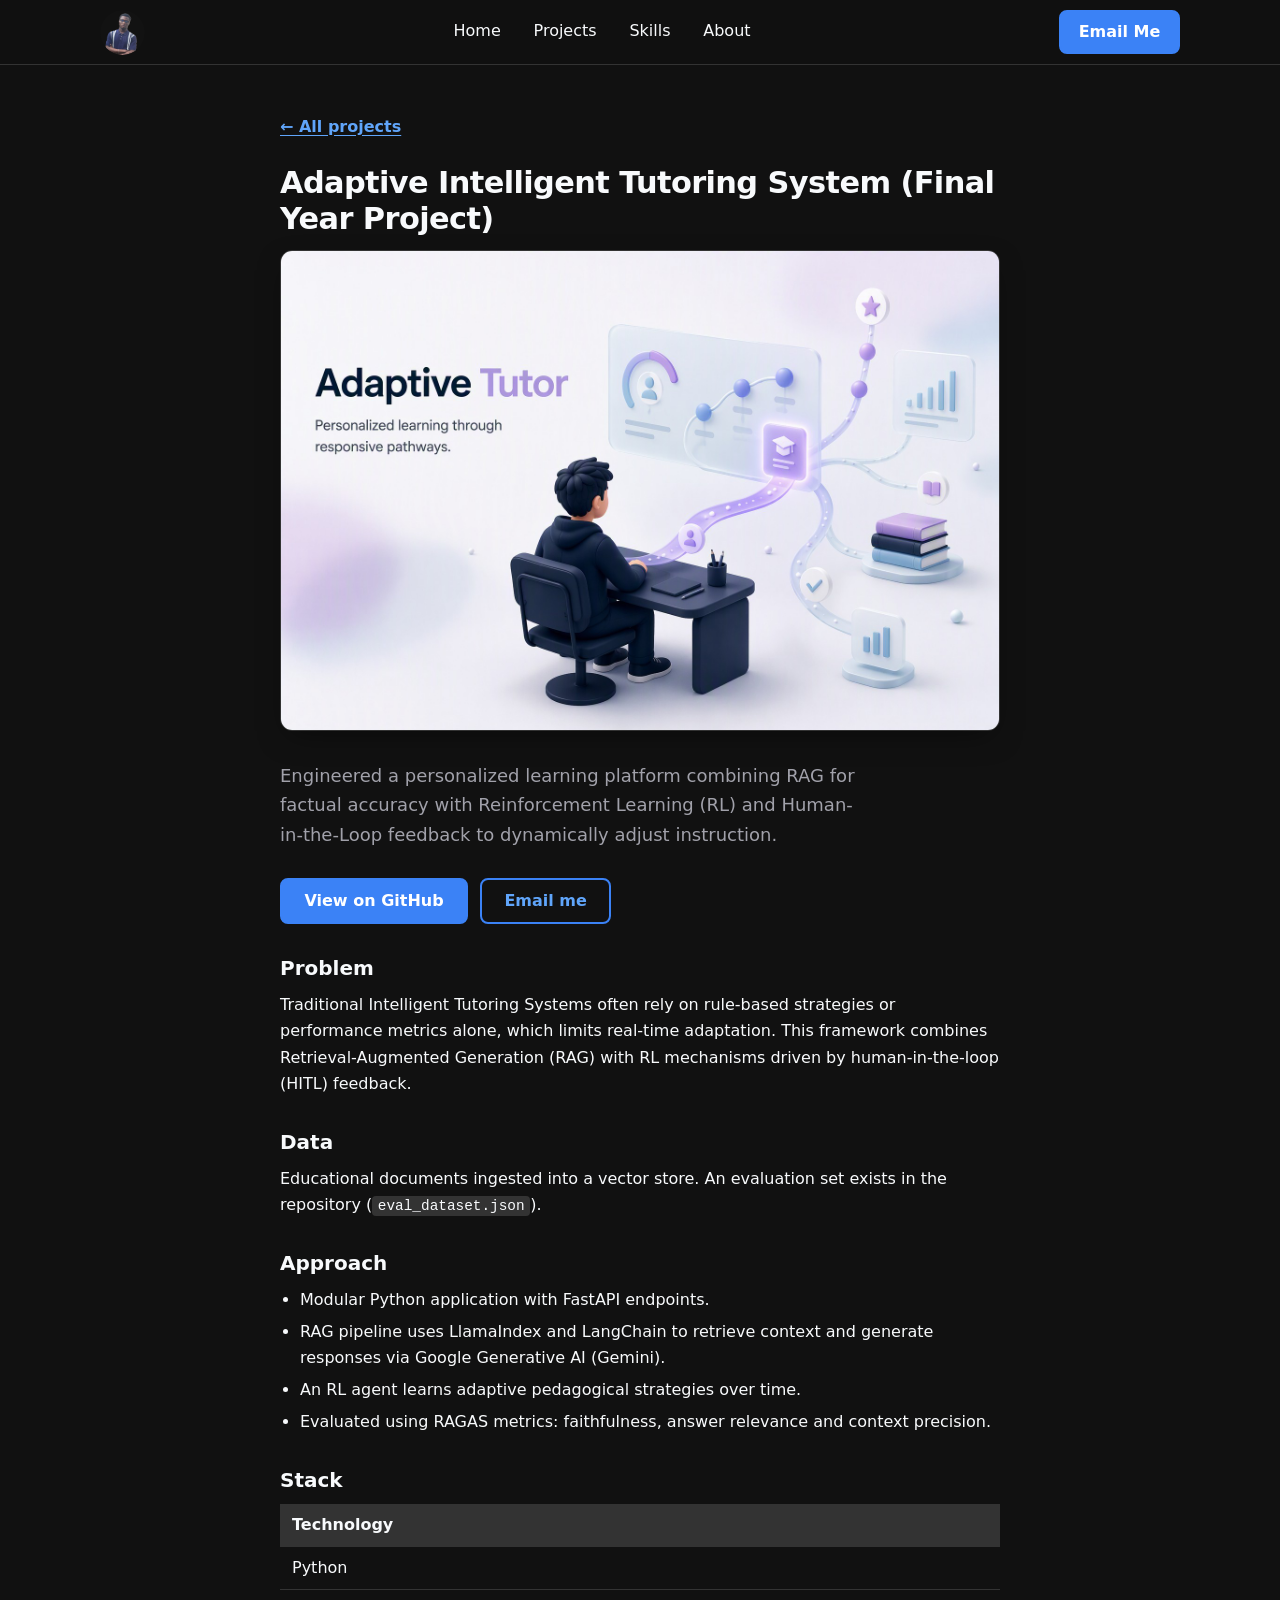
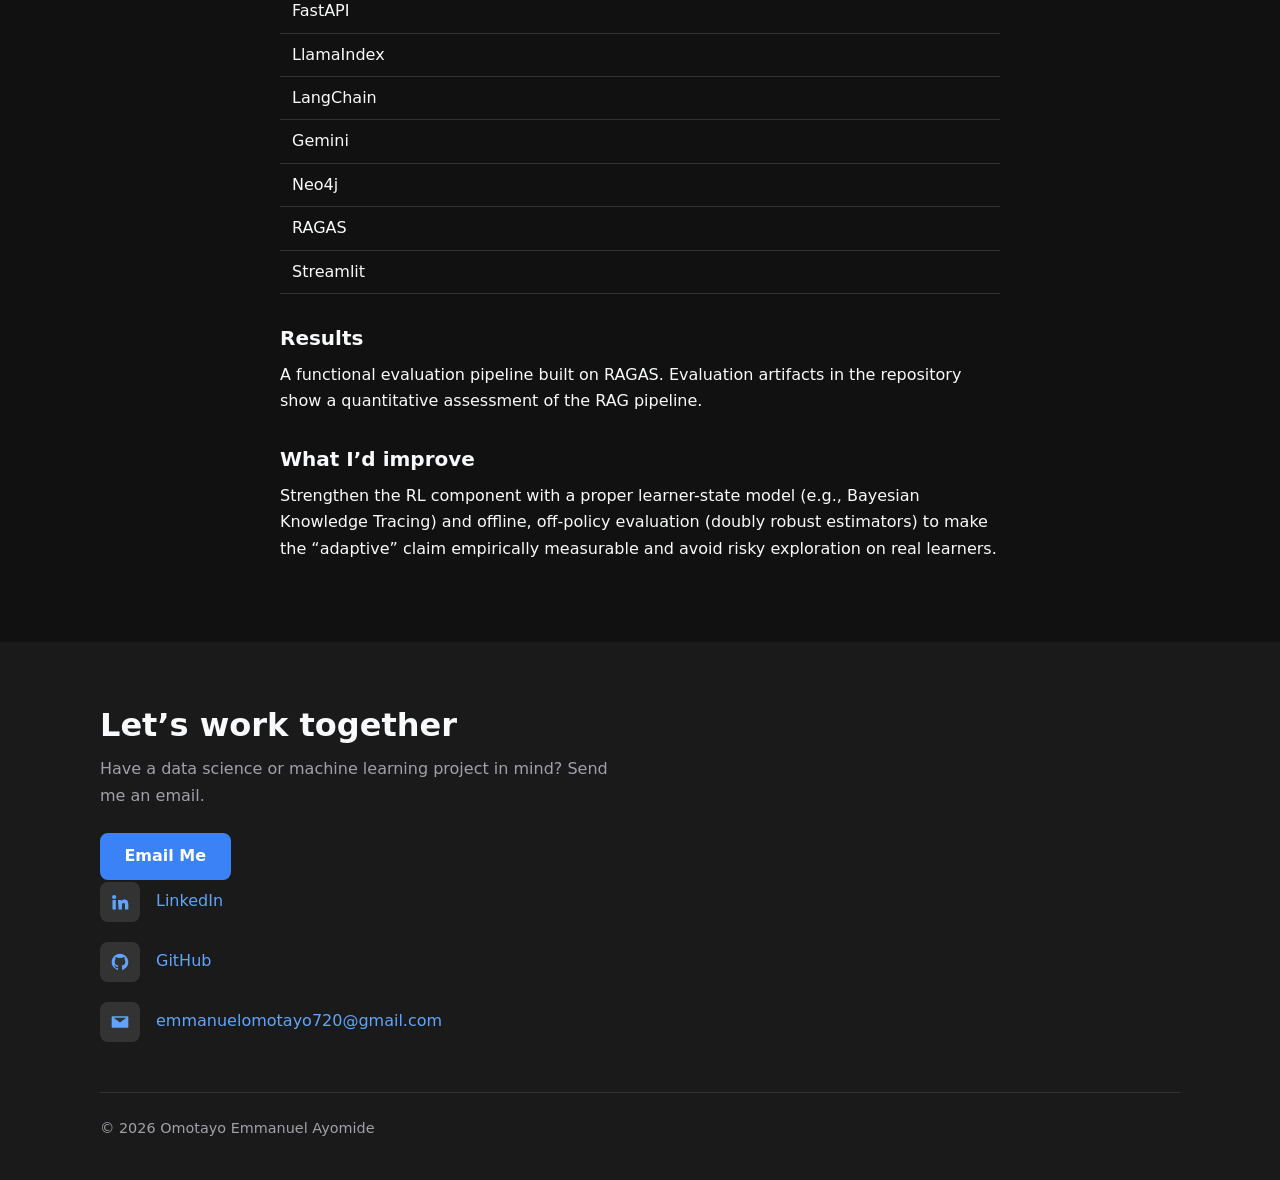
<file: projects/adaptive-tutor.html>
<!DOCTYPE html>
<html lang="en">
<head>
<meta charset="utf-8">
<meta name="viewport" content="width=device-width, initial-scale=1">
<title>Adaptive Intelligent Tutoring System (Final Year Project) | Omotayo Emmanuel Ayomide</title>
<meta name="description" content="Engineered a personalized learning platform combining RAG for factual accuracy with Reinforcement Learning (RL) and Human-in-the-Loop feedback to dynamically adjust instruction.">
<link rel="stylesheet" href="../style.css">
</head>
<body>
<a class="skip" href="#main">Skip to content</a>
<header class="nav">
<div class="wrap nav-in">
<a class="brand" href="../index.html#home" aria-label="Omotayo Emmanuel Ayomide, home"><img src="../assets/headshot.jpeg" alt="" width="44" height="44"></a>
<nav id="menu" aria-label="Primary"><ul><li><a href="../index.html#home">Home</a></li><li><a href="../index.html#projects">Projects</a></li><li><a href="../index.html#skills">Skills</a></li><li><a href="../index.html#about">About</a></li></ul></nav>
<a class="btn btn-primary nav-cta" href="mailto:emmanuelomotayo720@gmail.com">Email Me</a>
<button class="menu-btn" type="button" aria-expanded="false" aria-controls="menu">Menu</button>
</div>
</header>
<main id="main" class="case">
<div class="wrap">
<p><a class="back" href="../index.html#projects">← All projects</a></p>
<h1>Adaptive Intelligent Tutoring System (Final Year Project)</h1>
<img src="../assets/project-adaptive-tutor.jpg" alt="Preview of the Brain Tumour Classification project" class="case-study-hero-img" width="800" height="450" loading="eager">
<p class="lead">Engineered a personalized learning platform combining RAG for factual accuracy with Reinforcement Learning (RL) and Human-in-the-Loop feedback to dynamically adjust instruction.</p>
<div class="actions"><a class="btn btn-primary" href="https://github.com/Omotayo-Emmanuel/adaptive-tutor-fyp" rel="noopener">View on GitHub</a><a class="btn btn-secondary" href="mailto:emmanuelomotayo720@gmail.com">Email me</a></div>

<h2>Problem</h2>
<p>Traditional Intelligent Tutoring Systems often rely on rule-based strategies or performance metrics alone, which limits real-time adaptation. This framework combines Retrieval-Augmented Generation (RAG) with RL mechanisms driven by human-in-the-loop (HITL) feedback.</p>
<h2>Data</h2><p>Educational documents ingested into a vector store. An evaluation set exists in the repository (<code>eval_dataset.json</code>).</p>
<h2>Approach</h2>
<ul><li>Modular Python application with FastAPI endpoints.</li><li>RAG pipeline uses LlamaIndex and LangChain to retrieve context and generate responses via Google Generative AI (Gemini).</li><li>An RL agent learns adaptive pedagogical strategies over time.</li><li>Evaluated using RAGAS metrics: faithfulness, answer relevance and context precision.</li></ul>
<h2>Stack</h2>
<div class="table-wrap"><table><thead><tr><th scope="col">Technology</th></tr></thead><tbody><tr><td>Python</td></tr><tr><td>FastAPI</td></tr><tr><td>LlamaIndex</td></tr><tr><td>LangChain</td></tr><tr><td>Gemini</td></tr><tr><td>Neo4j</td></tr><tr><td>RAGAS</td></tr><tr><td>Streamlit</td></tr></tbody></table></div>
<h2>Results</h2>
<p>A functional evaluation pipeline built on RAGAS. Evaluation artifacts in the repository show a quantitative assessment of the RAG pipeline.</p>
<h2>What I’d improve</h2>
<p>Strengthen the RL component with a proper learner-state model (e.g., Bayesian Knowledge Tracing) and offline, off-policy evaluation (doubly robust estimators) to make the “adaptive” claim empirically measurable and avoid risky exploration on real learners.</p>
</div>
</main>
<footer class="site-footer" id="contact">
<div class="wrap">
<div class="footer-grid">
<div class="cta">
<h2>Let’s work together</h2>
<p>Have a data science or machine learning project in mind? Send me an email.</p>
<a class="btn btn-primary" href="mailto:emmanuelomotayo720@gmail.com">Email Me</a>
</div>
<ul class="social">
<li><a href="https://www.linkedin.com/in/emmauel-ayomide" rel="noopener"><svg viewBox="0 0 24 24" fill="currentColor" aria-hidden="true"><path d="M4.98 3.5a2.5 2.5 0 1 1 0 5 2.5 2.5 0 0 1 0-5zM3 9.5h4V21H3zM9.5 9.5h3.8v1.6h.1c.5-1 1.8-2 3.8-2 4 0 4.8 2.6 4.8 6V21h-4v-5.1c0-1.2 0-2.8-1.7-2.8s-2 1.3-2 2.7V21h-4z"/></svg>LinkedIn</a></li>
<li><a href="https://github.com/Omotayo-Emmanuel" rel="noopener"><svg viewBox="0 0 24 24" fill="currentColor" aria-hidden="true"><path d="M12 2a10 10 0 0 0-3.16 19.49c.5.09.68-.22.68-.48v-1.7c-2.78.6-3.37-1.34-3.37-1.34-.45-1.16-1.11-1.47-1.11-1.47-.91-.62.07-.61.07-.61 1 .07 1.53 1.03 1.53 1.03.89 1.53 2.34 1.09 2.91.83.09-.65.35-1.09.64-1.34-2.22-.25-4.55-1.11-4.55-4.94 0-1.09.39-1.98 1.03-2.68-.1-.25-.45-1.27.1-2.64 0 0 .84-.27 2.75 1.02a9.5 9.5 0 0 1 5 0c1.91-1.29 2.75-1.02 2.75-1.02.55 1.37.2 2.39.1 2.64.64.7 1.03 1.59 1.03 2.68 0 3.84-2.34 4.69-4.57 4.93.36.31.68.92.68 1.85v2.74c0 .27.18.58.69.48A10 10 0 0 0 12 2z"/></svg>GitHub</a></li>
<li><a href="mailto:emmanuelomotayo720@gmail.com"><svg viewBox="0 0 24 24" fill="currentColor" aria-hidden="true"><path d="M3 5h18a1 1 0 0 1 1 1v12a1 1 0 0 1-1 1H3a1 1 0 0 1-1-1V6a1 1 0 0 1 1-1zm1.4 2L12 12.6 19.6 7z"/></svg>emmanuelomotayo720@gmail.com</a></li>
</ul>
</div>
<p class="copy">© <span id="yr">2026</span> Omotayo Emmanuel Ayomide</p>
</div>
</footer>
<script src="../script.js"></script>
</body>
</html>
</file>
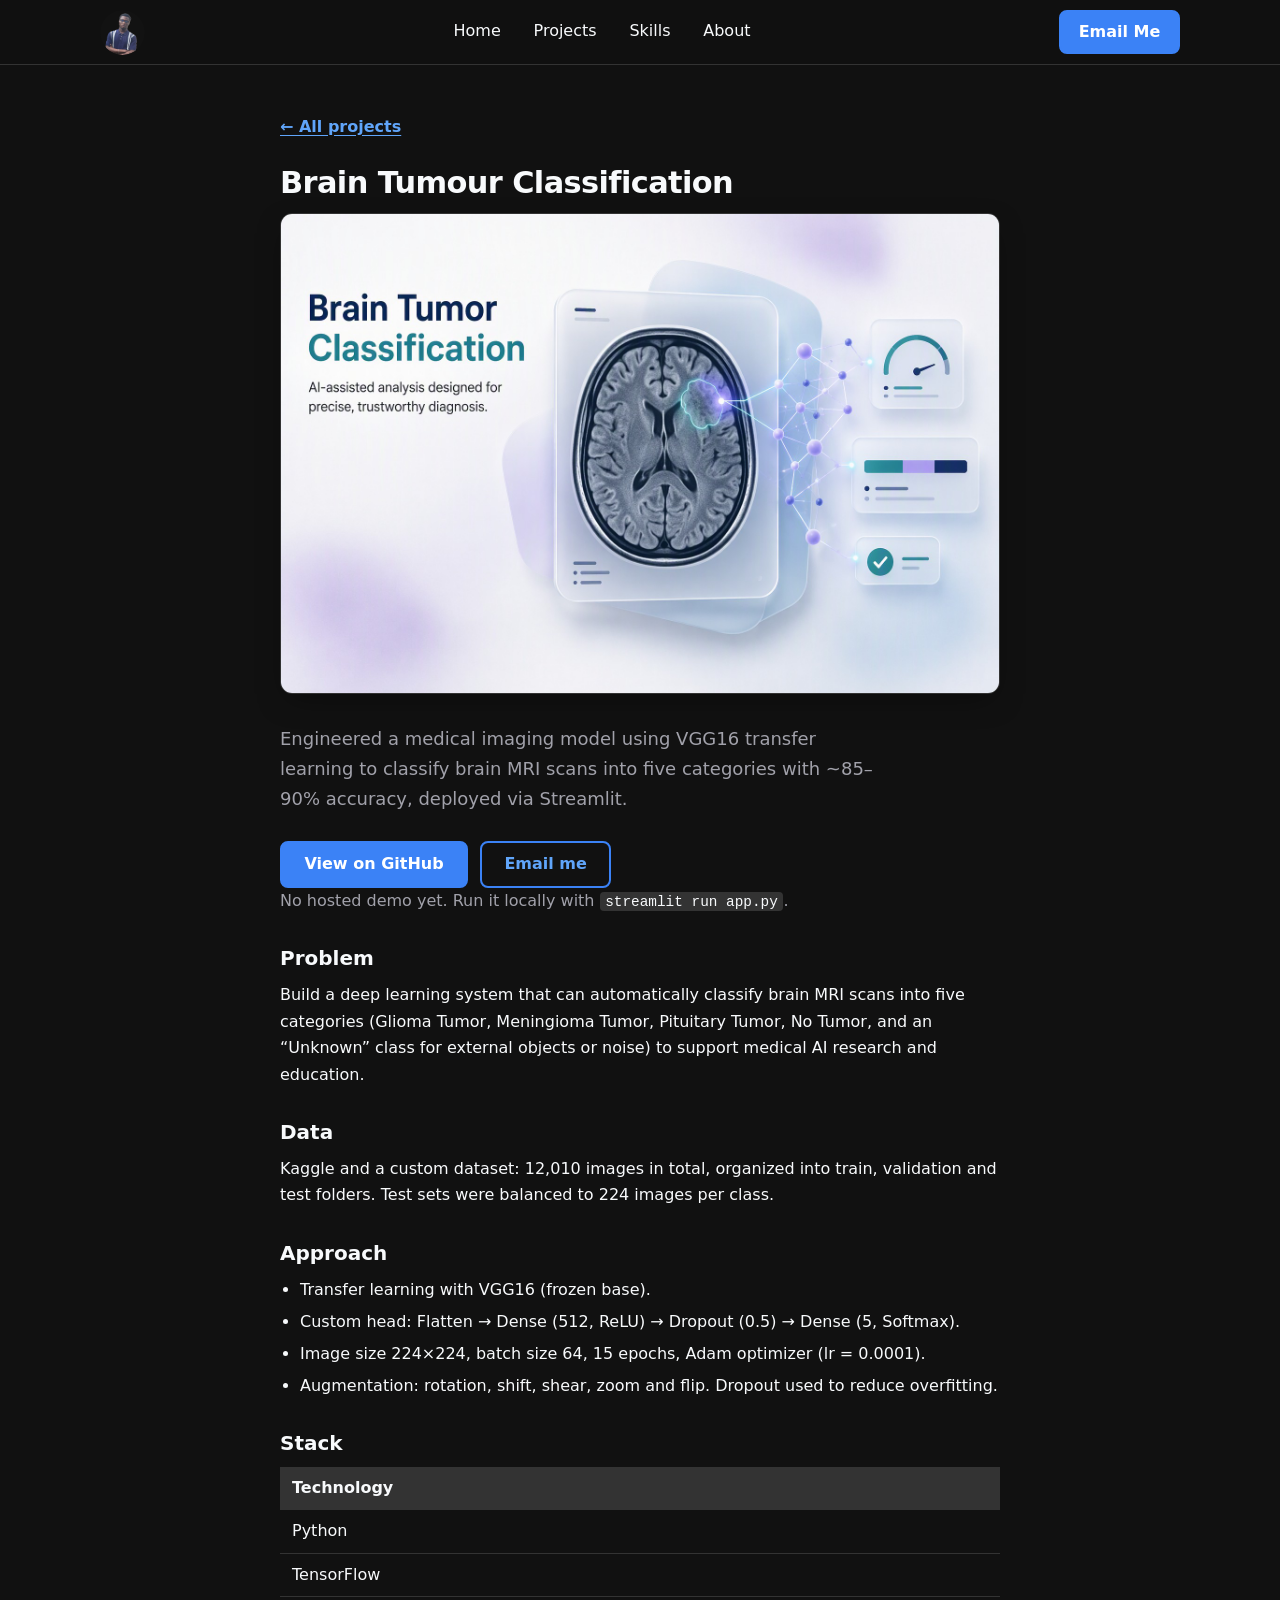
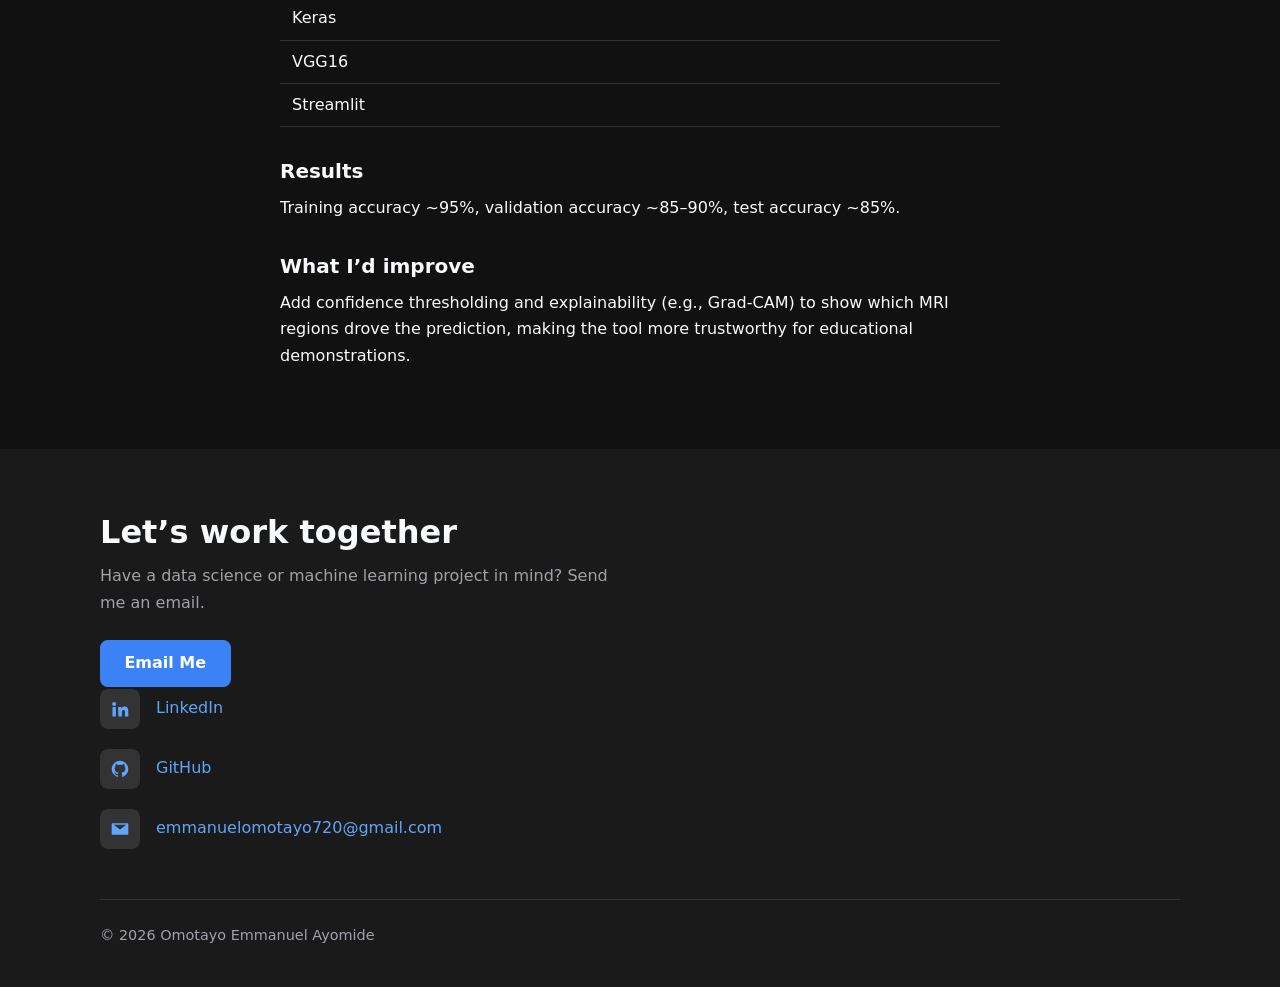
<file: projects/brain-tumour-classification.html>
<!DOCTYPE html>
<html lang="en">
<head>
<meta charset="utf-8">
<meta name="viewport" content="width=device-width, initial-scale=1">
<title>Brain Tumour Classification | Omotayo Emmanuel Ayomide</title>
<meta name="description" content="Engineered a medical imaging model using VGG16 transfer learning to classify brain MRI scans into five categories with ~85–90% accuracy, deployed via Streamlit.">
<link rel="stylesheet" href="../style.css">
</head>
<body>
<a class="skip" href="#main">Skip to content</a>
<header class="nav">
<div class="wrap nav-in">
<a class="brand" href="../index.html#home" aria-label="Omotayo Emmanuel Ayomide, home"><img src="../assets/headshot.jpeg" alt="" width="44" height="44"></a>
<nav id="menu" aria-label="Primary"><ul><li><a href="../index.html#home">Home</a></li><li><a href="../index.html#projects">Projects</a></li><li><a href="../index.html#skills">Skills</a></li><li><a href="../index.html#about">About</a></li></ul></nav>
<a class="btn btn-primary nav-cta" href="mailto:emmanuelomotayo720@gmail.com">Email Me</a>
<button class="menu-btn" type="button" aria-expanded="false" aria-controls="menu">Menu</button>
</div>
</header>
<main id="main" class="case">
<div class="wrap">
<p><a class="back" href="../index.html#projects">← All projects</a></p>
<h1>Brain Tumour Classification</h1>
<img src="../assets/project-brain-tumour.jpg" alt="Preview of the Brain Tumour Classification project" class="case-study-hero-img" width="800" height="450" loading="eager">
<p class="lead">Engineered a medical imaging model using VGG16 transfer learning to classify brain MRI scans into five categories with ~85–90% accuracy, deployed via Streamlit.</p>
<div class="actions"><a class="btn btn-primary" href="https://github.com/Omotayo-Emmanuel/brain-tumour-classification" rel="noopener">View on GitHub</a><a class="btn btn-secondary" href="mailto:emmanuelomotayo720@gmail.com">Email me</a></div>
<p class="muted">No hosted demo yet. Run it locally with <code>streamlit run app.py</code>.</p>
<h2>Problem</h2>
<p>Build a deep learning system that can automatically classify brain MRI scans into five categories (Glioma Tumor, Meningioma Tumor, Pituitary Tumor, No Tumor, and an “Unknown” class for external objects or noise) to support medical AI research and education.</p>
<h2>Data</h2><p>Kaggle and a custom dataset: 12,010 images in total, organized into train, validation and test folders. Test sets were balanced to 224 images per class.</p>
<h2>Approach</h2>
<ul><li>Transfer learning with VGG16 (frozen base).</li><li>Custom head: Flatten → Dense (512, ReLU) → Dropout (0.5) → Dense (5, Softmax).</li><li>Image size 224×224, batch size 64, 15 epochs, Adam optimizer (lr = 0.0001).</li><li>Augmentation: rotation, shift, shear, zoom and flip. Dropout used to reduce overfitting.</li></ul>
<h2>Stack</h2>
<div class="table-wrap"><table><thead><tr><th scope="col">Technology</th></tr></thead><tbody><tr><td>Python</td></tr><tr><td>TensorFlow</td></tr><tr><td>Keras</td></tr><tr><td>VGG16</td></tr><tr><td>Streamlit</td></tr></tbody></table></div>
<h2>Results</h2>
<p>Training accuracy ~95%, validation accuracy ~85–90%, test accuracy ~85%.</p>
<h2>What I’d improve</h2>
<p>Add confidence thresholding and explainability (e.g., Grad-CAM) to show which MRI regions drove the prediction, making the tool more trustworthy for educational demonstrations.</p>
</div>
</main>
<footer class="site-footer" id="contact">
<div class="wrap">
<div class="footer-grid">
<div class="cta">
<h2>Let’s work together</h2>
<p>Have a data science or machine learning project in mind? Send me an email.</p>
<a class="btn btn-primary" href="mailto:emmanuelomotayo720@gmail.com">Email Me</a>
</div>
<ul class="social">
<li><a href="https://www.linkedin.com/in/emmauel-ayomide" rel="noopener"><svg viewBox="0 0 24 24" fill="currentColor" aria-hidden="true"><path d="M4.98 3.5a2.5 2.5 0 1 1 0 5 2.5 2.5 0 0 1 0-5zM3 9.5h4V21H3zM9.5 9.5h3.8v1.6h.1c.5-1 1.8-2 3.8-2 4 0 4.8 2.6 4.8 6V21h-4v-5.1c0-1.2 0-2.8-1.7-2.8s-2 1.3-2 2.7V21h-4z"/></svg>LinkedIn</a></li>
<li><a href="https://github.com/Omotayo-Emmanuel" rel="noopener"><svg viewBox="0 0 24 24" fill="currentColor" aria-hidden="true"><path d="M12 2a10 10 0 0 0-3.16 19.49c.5.09.68-.22.68-.48v-1.7c-2.78.6-3.37-1.34-3.37-1.34-.45-1.16-1.11-1.47-1.11-1.47-.91-.62.07-.61.07-.61 1 .07 1.53 1.03 1.53 1.03.89 1.53 2.34 1.09 2.91.83.09-.65.35-1.09.64-1.34-2.22-.25-4.55-1.11-4.55-4.94 0-1.09.39-1.98 1.03-2.68-.1-.25-.45-1.27.1-2.64 0 0 .84-.27 2.75 1.02a9.5 9.5 0 0 1 5 0c1.91-1.29 2.75-1.02 2.75-1.02.55 1.37.2 2.39.1 2.64.64.7 1.03 1.59 1.03 2.68 0 3.84-2.34 4.69-4.57 4.93.36.31.68.92.68 1.85v2.74c0 .27.18.58.69.48A10 10 0 0 0 12 2z"/></svg>GitHub</a></li>
<li><a href="mailto:emmanuelomotayo720@gmail.com"><svg viewBox="0 0 24 24" fill="currentColor" aria-hidden="true"><path d="M3 5h18a1 1 0 0 1 1 1v12a1 1 0 0 1-1 1H3a1 1 0 0 1-1-1V6a1 1 0 0 1 1-1zm1.4 2L12 12.6 19.6 7z"/></svg>emmanuelomotayo720@gmail.com</a></li>
</ul>
</div>
<p class="copy">© <span id="yr">2026</span> Omotayo Emmanuel Ayomide</p>
</div>
</footer>
<script src="../script.js"></script>
</body>
</html>
</file>
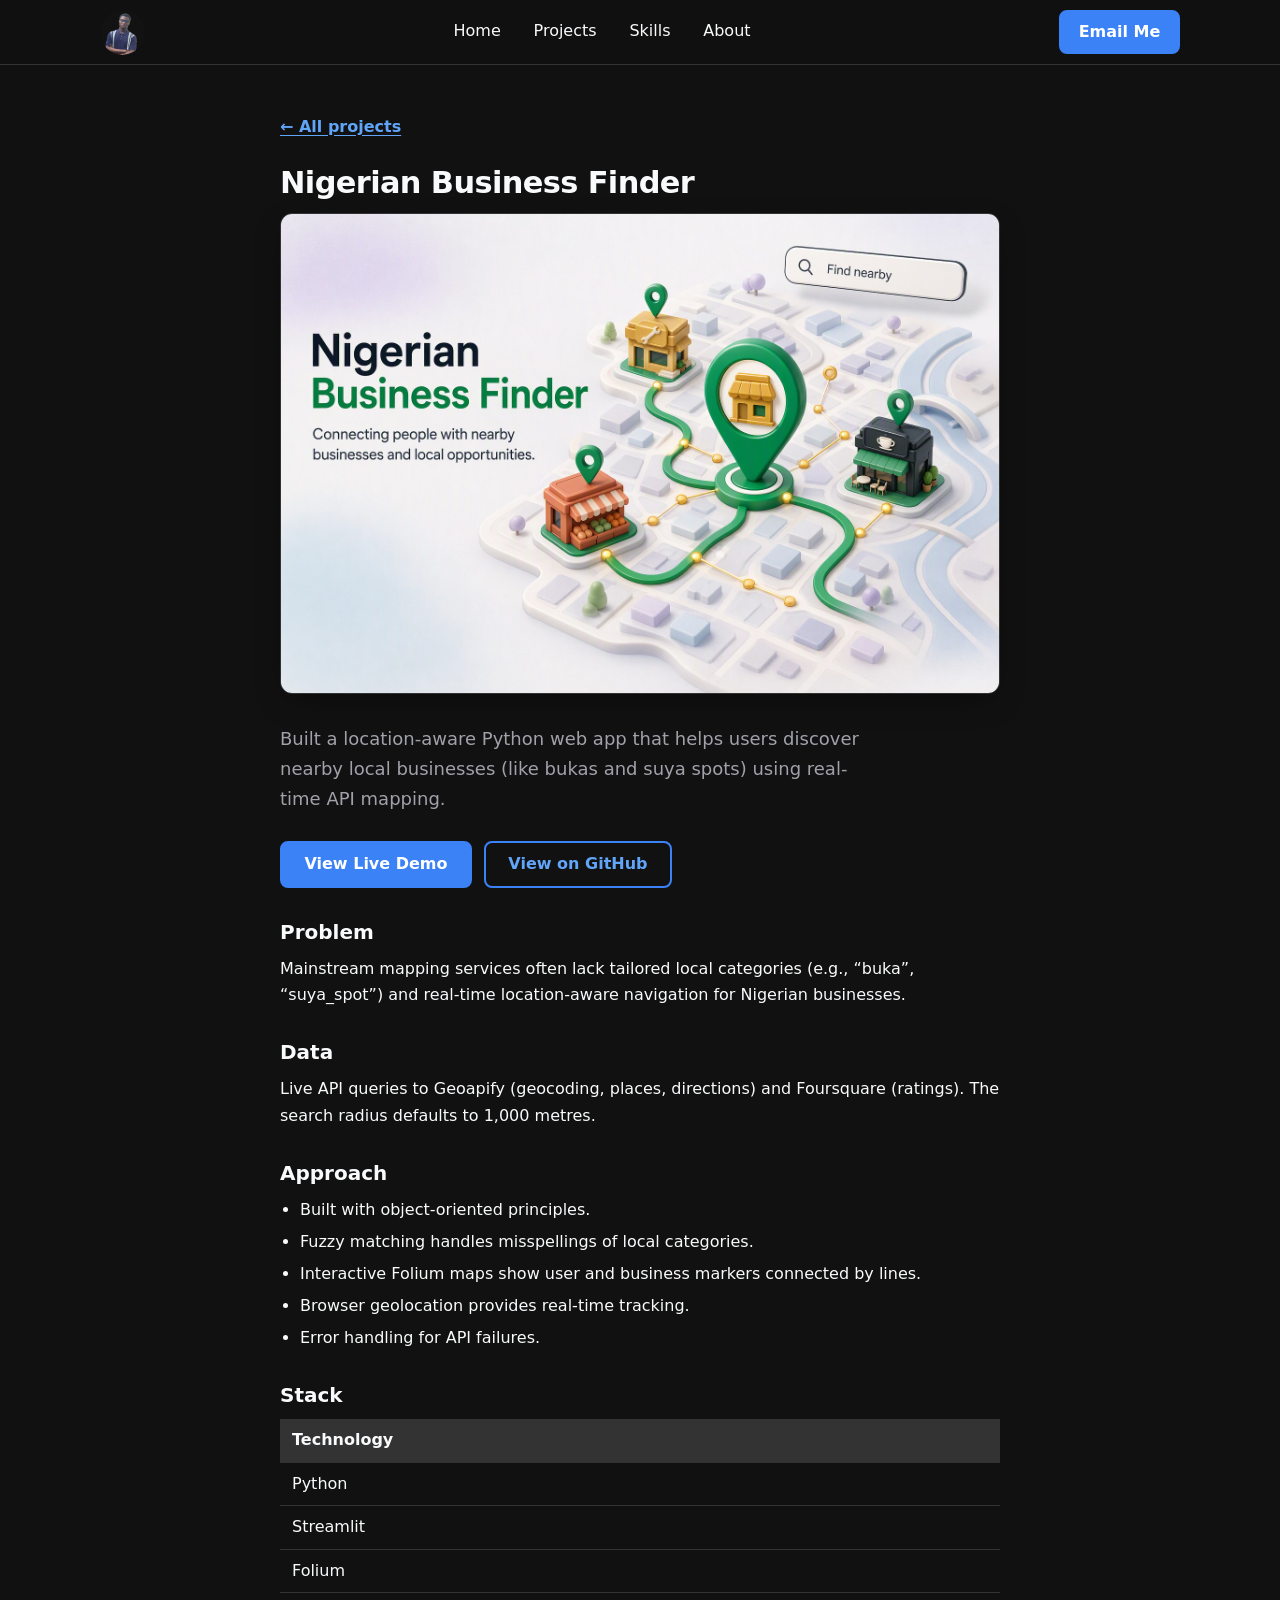
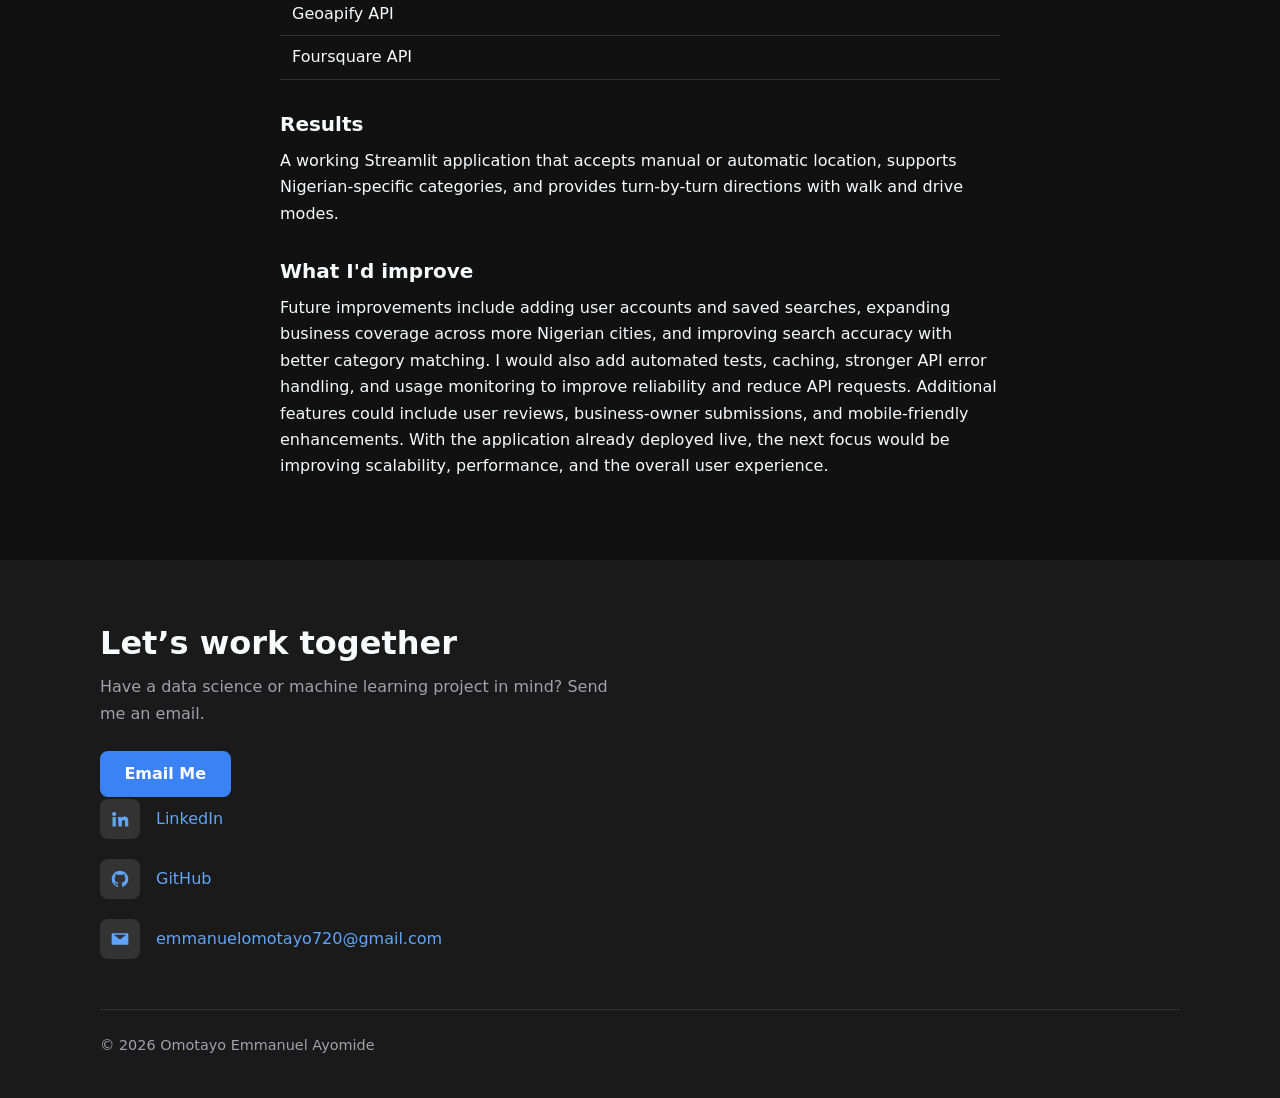
<file: projects/business-finder.html>
<!DOCTYPE html>
<html lang="en">
<head>
<meta charset="utf-8">
<meta name="viewport" content="width=device-width, initial-scale=1">
<title>Nigerian Business Finder | Omotayo Emmanuel Ayomide</title>
<meta name="description" content="Built a location-aware Python web app that helps users discover nearby local businesses (like bukas and suya spots) using real-time API mapping.">
<link rel="stylesheet" href="../style.css">
</head>
<body>
<a class="skip" href="#main">Skip to content</a>
<header class="nav">
<div class="wrap nav-in">
<a class="brand" href="../index.html#home" aria-label="Omotayo Emmanuel Ayomide, home"><img src="../assets/headshot.jpeg" alt="" width="44" height="44"></a>
<nav id="menu" aria-label="Primary"><ul><li><a href="../index.html#home">Home</a></li><li><a href="../index.html#projects">Projects</a></li><li><a href="../index.html#skills">Skills</a></li><li><a href="../index.html#about">About</a></li></ul></nav>
<a class="btn btn-primary nav-cta" href="mailto:emmanuelomotayo720@gmail.com">Email Me</a>
<button class="menu-btn" type="button" aria-expanded="false" aria-controls="menu">Menu</button>
</div>
</header>
<main id="main" class="case">
<div class="wrap">
<p><a class="back" href="../index.html#projects">← All projects</a></p>
<h1>Nigerian Business Finder</h1>
<img src="../assets/project-business-finder.jpg" alt="Preview of the Nigerian Business Finder project" class="case-study-hero-img" width="800" height="450" loading="eager">
<p class="lead">Built a location-aware Python web app that helps users discover nearby local businesses (like bukas and suya spots) using real-time API mapping.</p>
<div class="actions"><a class="btn btn-primary" href="https://business-finder-dtt.streamlit.app/" target="_blank" rel="noopener noreferrer">View Live Demo</a><a class="btn btn-secondary" href="https://github.com/Omotayo-Emmanuel/Business-finder" target="_blank" rel="noopener noreferrer">View on GitHub</a></div>
<h2>Problem</h2>
<p>Mainstream mapping services often lack tailored local categories (e.g., “buka”, “suya_spot”) and real-time location-aware navigation for Nigerian businesses.</p>
<h2>Data</h2><p>Live API queries to Geoapify (geocoding, places, directions) and Foursquare (ratings). The search radius defaults to 1,000 metres.</p>
<h2>Approach</h2>
<ul><li>Built with object-oriented principles.</li><li>Fuzzy matching handles misspellings of local categories.</li><li>Interactive Folium maps show user and business markers connected by lines.</li><li>Browser geolocation provides real-time tracking.</li><li>Error handling for API failures.</li></ul>
<h2>Stack</h2>
<div class="table-wrap"><table><thead><tr><th scope="col">Technology</th></tr></thead><tbody><tr><td>Python</td></tr><tr><td>Streamlit</td></tr><tr><td>Folium</td></tr><tr><td>Geoapify API</td></tr><tr><td>Foursquare API</td></tr></tbody></table></div>
<h2>Results</h2>
<p>A working Streamlit application that accepts manual or automatic location, supports Nigerian-specific categories, and provides turn-by-turn directions with walk and drive modes.</p>
<h2>What I'd improve</h2>
<p>Future improvements include adding user accounts and saved searches, expanding business coverage across more Nigerian cities, and improving search accuracy with better category matching. I would also add automated tests, caching, stronger API error handling, and usage monitoring to improve reliability and reduce API requests. Additional features could include user reviews, business-owner submissions, and mobile-friendly enhancements. With the application already deployed live, the next focus would be improving scalability, performance, and the overall user experience.</p>
</div>
</main>
<footer class="site-footer" id="contact">
<div class="wrap">
<div class="footer-grid">
<div class="cta">
<h2>Let’s work together</h2>
<p>Have a data science or machine learning project in mind? Send me an email.</p>
<a class="btn btn-primary" href="mailto:emmanuelomotayo720@gmail.com">Email Me</a>
</div>
<ul class="social">
<li><a href="https://www.linkedin.com/in/emmauel-ayomide" rel="noopener"><svg viewBox="0 0 24 24" fill="currentColor" aria-hidden="true"><path d="M4.98 3.5a2.5 2.5 0 1 1 0 5 2.5 2.5 0 0 1 0-5zM3 9.5h4V21H3zM9.5 9.5h3.8v1.6h.1c.5-1 1.8-2 3.8-2 4 0 4.8 2.6 4.8 6V21h-4v-5.1c0-1.2 0-2.8-1.7-2.8s-2 1.3-2 2.7V21h-4z"/></svg>LinkedIn</a></li>
<li><a href="https://github.com/Omotayo-Emmanuel" rel="noopener"><svg viewBox="0 0 24 24" fill="currentColor" aria-hidden="true"><path d="M12 2a10 10 0 0 0-3.16 19.49c.5.09.68-.22.68-.48v-1.7c-2.78.6-3.37-1.34-3.37-1.34-.45-1.16-1.11-1.47-1.11-1.47-.91-.62.07-.61.07-.61 1 .07 1.53 1.03 1.53 1.03.89 1.53 2.34 1.09 2.91.83.09-.65.35-1.09.64-1.34-2.22-.25-4.55-1.11-4.55-4.94 0-1.09.39-1.98 1.03-2.68-.1-.25-.45-1.27.1-2.64 0 0 .84-.27 2.75 1.02a9.5 9.5 0 0 1 5 0c1.91-1.29 2.75-1.02 2.75-1.02.55 1.37.2 2.39.1 2.64.64.7 1.03 1.59 1.03 2.68 0 3.84-2.34 4.69-4.57 4.93.36.31.68.92.68 1.85v2.74c0 .27.18.58.69.48A10 10 0 0 0 12 2z"/></svg>GitHub</a></li>
<li><a href="mailto:emmanuelomotayo720@gmail.com"><svg viewBox="0 0 24 24" fill="currentColor" aria-hidden="true"><path d="M3 5h18a1 1 0 0 1 1 1v12a1 1 0 0 1-1 1H3a1 1 0 0 1-1-1V6a1 1 0 0 1 1-1zm1.4 2L12 12.6 19.6 7z"/></svg>emmanuelomotayo720@gmail.com</a></li>
</ul>
</div>
<p class="copy">© <span id="yr">2026</span> Omotayo Emmanuel Ayomide</p>
</div>
</footer>
<script src="../script.js"></script>
</body>
</html>
</file>
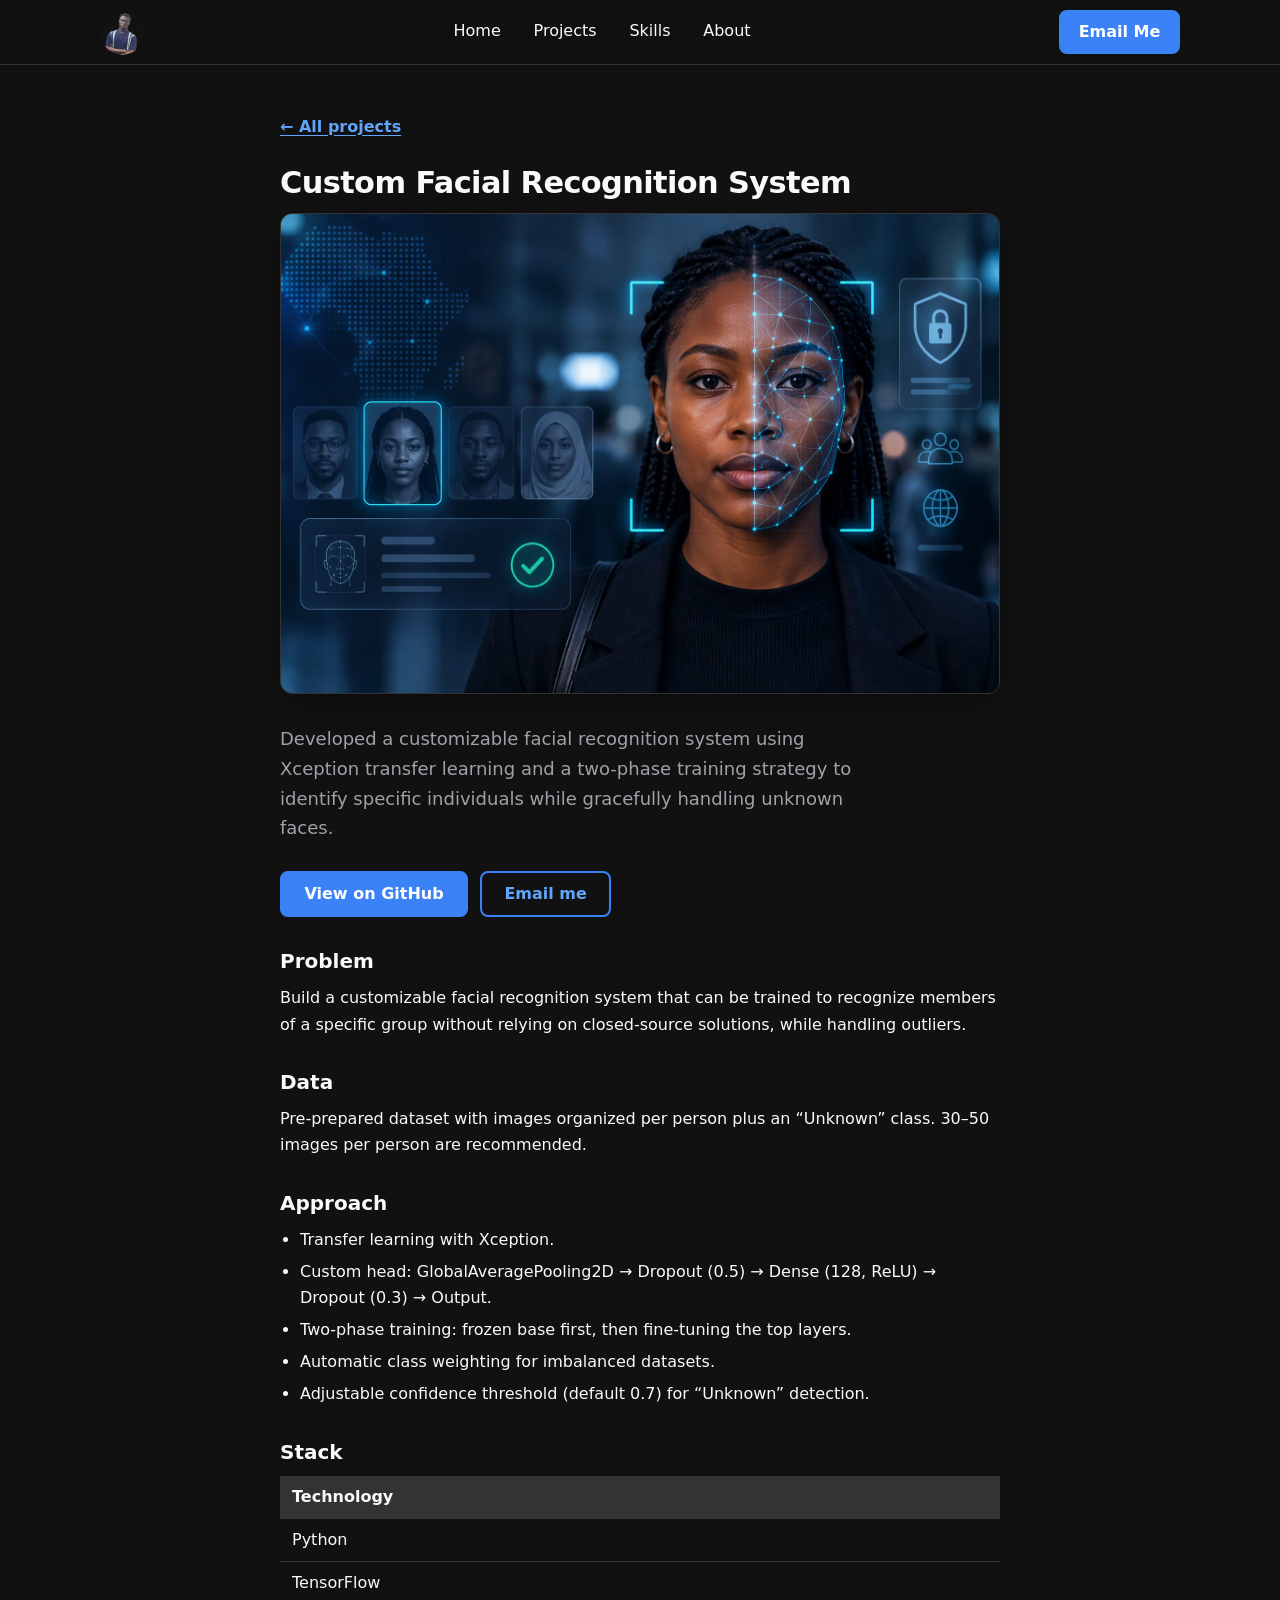
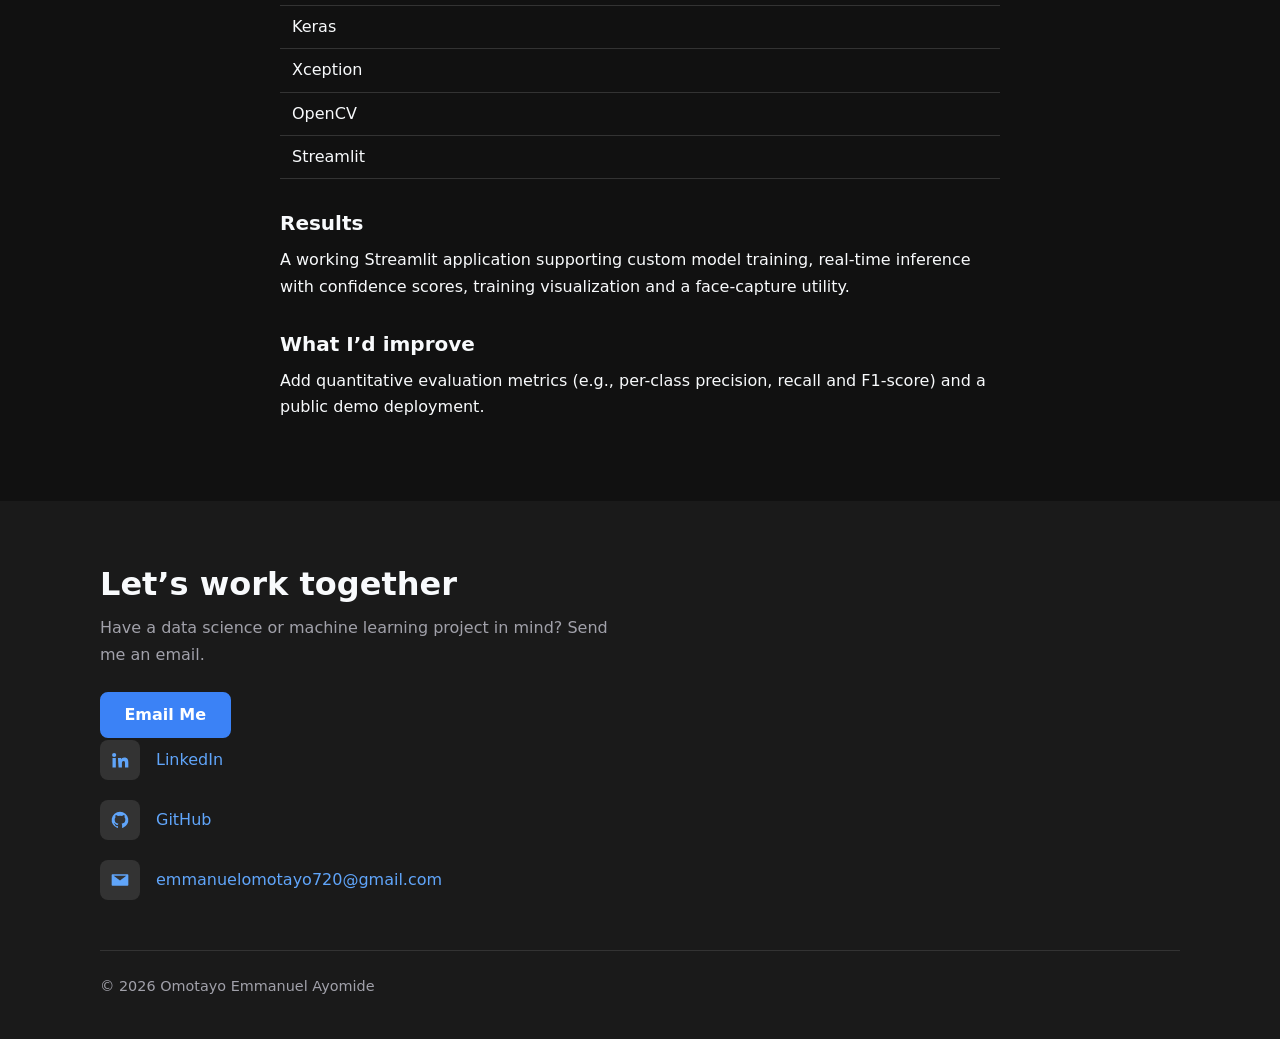
<file: projects/facial-recognition.html>
<!DOCTYPE html>
<html lang="en">
<head>
<meta charset="utf-8">
<meta name="viewport" content="width=device-width, initial-scale=1">
<title>Custom Facial Recognition System | Omotayo Emmanuel Ayomide</title>
<meta name="description" content="Developed a customizable facial recognition system using Xception transfer learning and a two-phase training strategy to identify specific individuals while gracefully handling unknown faces.">
<link rel="stylesheet" href="../style.css">
</head>
<body>
<a class="skip" href="#main">Skip to content</a>
<header class="nav">
<div class="wrap nav-in">
<a class="brand" href="../index.html#home" aria-label="Omotayo Emmanuel Ayomide, home"><img src="../assets/headshot.jpeg" alt="" width="44" height="44"></a>
<nav id="menu" aria-label="Primary"><ul><li><a href="../index.html#home">Home</a></li><li><a href="../index.html#projects">Projects</a></li><li><a href="../index.html#skills">Skills</a></li><li><a href="../index.html#about">About</a></li></ul></nav>
<a class="btn btn-primary nav-cta" href="mailto:emmanuelomotayo720@gmail.com">Email Me</a>
<button class="menu-btn" type="button" aria-expanded="false" aria-controls="menu">Menu</button>
</div>
</header>
<main id="main" class="case">
<div class="wrap">
<p><a class="back" href="../index.html#projects">← All projects</a></p>
<h1>Custom Facial Recognition System</h1>
<img src="../assets/project-facial-recognition.jpg" alt="Preview of the Brain Tumour Classification project" class="case-study-hero-img" width="800" height="450" loading="eager">
<p class="lead">Developed a customizable facial recognition system using Xception transfer learning and a two-phase training strategy to identify specific individuals while gracefully handling unknown faces.</p>
<div class="actions"><a class="btn btn-primary" href="https://github.com/Omotayo-Emmanuel/Facial_recognition" rel="noopener">View on GitHub</a><a class="btn btn-secondary" href="mailto:emmanuelomotayo720@gmail.com">Email me</a></div>

<h2>Problem</h2>
<p>Build a customizable facial recognition system that can be trained to recognize members of a specific group without relying on closed-source solutions, while handling outliers.</p>
<h2>Data</h2><p>Pre-prepared dataset with images organized per person plus an “Unknown” class. 30–50 images per person are recommended.</p>
<h2>Approach</h2>
<ul><li>Transfer learning with Xception.</li><li>Custom head: GlobalAveragePooling2D → Dropout (0.5) → Dense (128, ReLU) → Dropout (0.3) → Output.</li><li>Two-phase training: frozen base first, then fine-tuning the top layers.</li><li>Automatic class weighting for imbalanced datasets.</li><li>Adjustable confidence threshold (default 0.7) for “Unknown” detection.</li></ul>
<h2>Stack</h2>
<div class="table-wrap"><table><thead><tr><th scope="col">Technology</th></tr></thead><tbody><tr><td>Python</td></tr><tr><td>TensorFlow</td></tr><tr><td>Keras</td></tr><tr><td>Xception</td></tr><tr><td>OpenCV</td></tr><tr><td>Streamlit</td></tr></tbody></table></div>
<h2>Results</h2>
<p>A working Streamlit application supporting custom model training, real-time inference with confidence scores, training visualization and a face-capture utility.</p>
<h2>What I’d improve</h2>
<p>Add quantitative evaluation metrics (e.g., per-class precision, recall and F1-score) and a public demo deployment.</p>
</div>
</main>
<footer class="site-footer" id="contact">
<div class="wrap">
<div class="footer-grid">
<div class="cta">
<h2>Let’s work together</h2>
<p>Have a data science or machine learning project in mind? Send me an email.</p>
<a class="btn btn-primary" href="mailto:emmanuelomotayo720@gmail.com">Email Me</a>
</div>
<ul class="social">
<li><a href="https://www.linkedin.com/in/emmauel-ayomide" rel="noopener"><svg viewBox="0 0 24 24" fill="currentColor" aria-hidden="true"><path d="M4.98 3.5a2.5 2.5 0 1 1 0 5 2.5 2.5 0 0 1 0-5zM3 9.5h4V21H3zM9.5 9.5h3.8v1.6h.1c.5-1 1.8-2 3.8-2 4 0 4.8 2.6 4.8 6V21h-4v-5.1c0-1.2 0-2.8-1.7-2.8s-2 1.3-2 2.7V21h-4z"/></svg>LinkedIn</a></li>
<li><a href="https://github.com/Omotayo-Emmanuel" rel="noopener"><svg viewBox="0 0 24 24" fill="currentColor" aria-hidden="true"><path d="M12 2a10 10 0 0 0-3.16 19.49c.5.09.68-.22.68-.48v-1.7c-2.78.6-3.37-1.34-3.37-1.34-.45-1.16-1.11-1.47-1.11-1.47-.91-.62.07-.61.07-.61 1 .07 1.53 1.03 1.53 1.03.89 1.53 2.34 1.09 2.91.83.09-.65.35-1.09.64-1.34-2.22-.25-4.55-1.11-4.55-4.94 0-1.09.39-1.98 1.03-2.68-.1-.25-.45-1.27.1-2.64 0 0 .84-.27 2.75 1.02a9.5 9.5 0 0 1 5 0c1.91-1.29 2.75-1.02 2.75-1.02.55 1.37.2 2.39.1 2.64.64.7 1.03 1.59 1.03 2.68 0 3.84-2.34 4.69-4.57 4.93.36.31.68.92.68 1.85v2.74c0 .27.18.58.69.48A10 10 0 0 0 12 2z"/></svg>GitHub</a></li>
<li><a href="mailto:emmanuelomotayo720@gmail.com"><svg viewBox="0 0 24 24" fill="currentColor" aria-hidden="true"><path d="M3 5h18a1 1 0 0 1 1 1v12a1 1 0 0 1-1 1H3a1 1 0 0 1-1-1V6a1 1 0 0 1 1-1zm1.4 2L12 12.6 19.6 7z"/></svg>emmanuelomotayo720@gmail.com</a></li>
</ul>
</div>
<p class="copy">© <span id="yr">2026</span> Omotayo Emmanuel Ayomide</p>
</div>
</footer>
<script src="../script.js"></script>
</body>
</html>
</file>
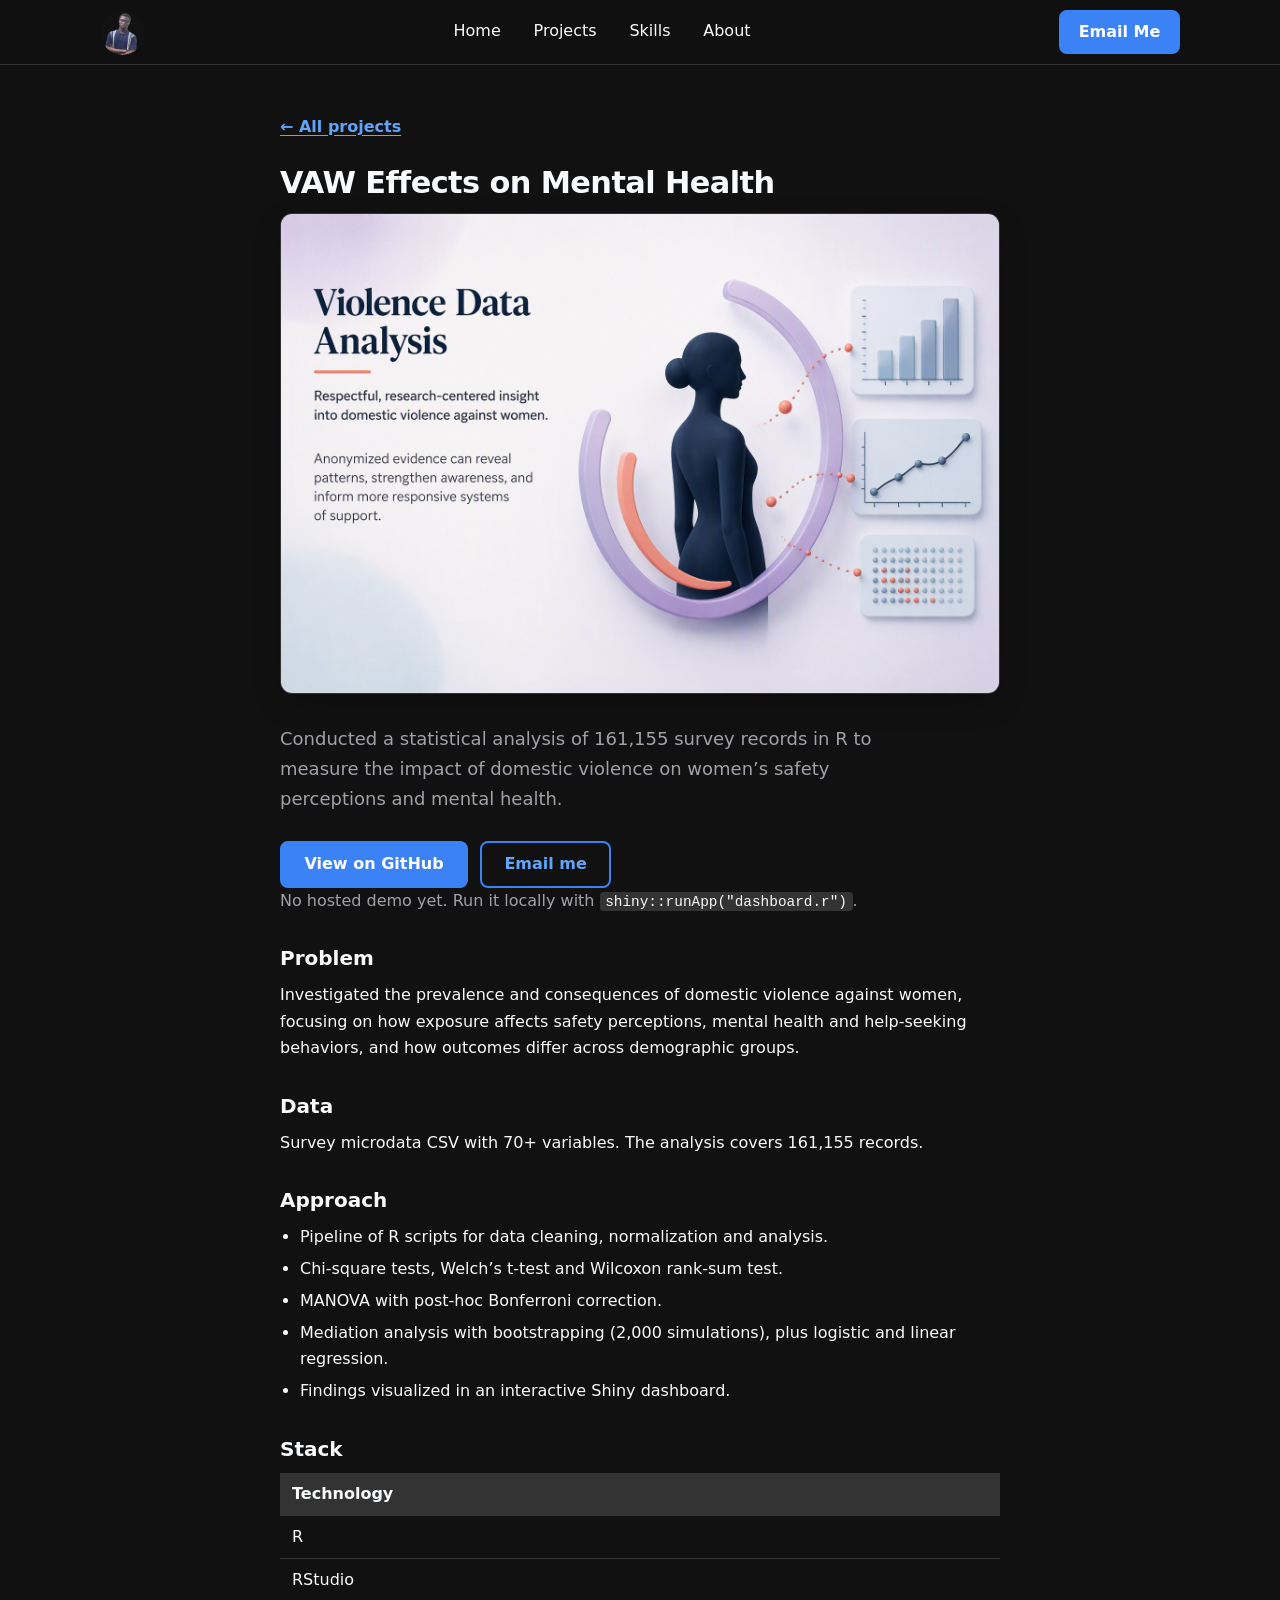
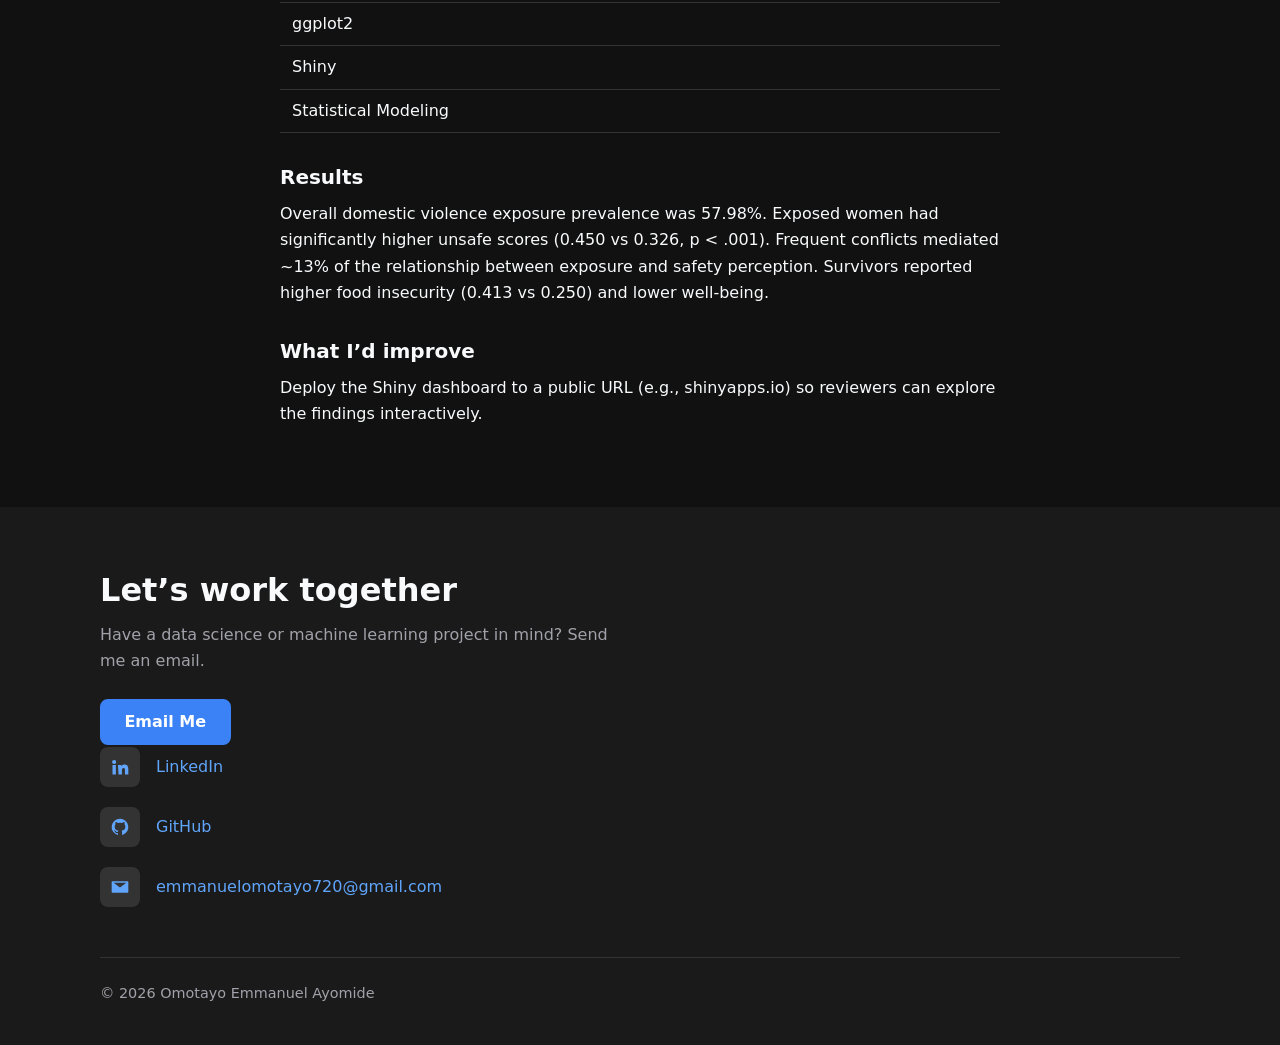
<file: projects/vaw-mental-health.html>
<!DOCTYPE html>
<html lang="en">
<head>
<meta charset="utf-8">
<meta name="viewport" content="width=device-width, initial-scale=1">
<title>VAW Effects on Mental Health | Omotayo Emmanuel Ayomide</title>
<meta name="description" content="Conducted a statistical analysis of 161,155 survey records in R to measure the impact of domestic violence on women’s safety perceptions and mental health.">
<link rel="stylesheet" href="../style.css">
</head>
<body>
<a class="skip" href="#main">Skip to content</a>
<header class="nav">
<div class="wrap nav-in">
<a class="brand" href="../index.html#home" aria-label="Omotayo Emmanuel Ayomide, home"><img src="../assets/headshot.jpeg" alt="" width="44" height="44"></a>
<nav id="menu" aria-label="Primary"><ul><li><a href="../index.html#home">Home</a></li><li><a href="../index.html#projects">Projects</a></li><li><a href="../index.html#skills">Skills</a></li><li><a href="../index.html#about">About</a></li></ul></nav>
<a class="btn btn-primary nav-cta" href="mailto:emmanuelomotayo720@gmail.com">Email Me</a>
<button class="menu-btn" type="button" aria-expanded="false" aria-controls="menu">Menu</button>
</div>
</header>
<main id="main" class="case">
<div class="wrap">
<p><a class="back" href="../index.html#projects">← All projects</a></p>
<h1>VAW Effects on Mental Health</h1>
<img src="../assets/project-vaw.jpg" alt="Preview of the VAW Effects on Mental Health project" class="case-study-hero-img" width="800" height="450" loading="eager">
<p class="lead">Conducted a statistical analysis of 161,155 survey records in R to measure the impact of domestic violence on women’s safety perceptions and mental health.</p>
<div class="actions"><a class="btn btn-primary" href="https://github.com/Omotayo-Emmanuel/VAW_effects_mental_health" rel="noopener">View on GitHub</a><a class="btn btn-secondary" href="mailto:emmanuelomotayo720@gmail.com">Email me</a></div>
<p class="muted">No hosted demo yet. Run it locally with <code>shiny::runApp(&quot;dashboard.r&quot;)</code>.</p>
<h2>Problem</h2>
<p>Investigated the prevalence and consequences of domestic violence against women, focusing on how exposure affects safety perceptions, mental health and help-seeking behaviors, and how outcomes differ across demographic groups.</p>
<h2>Data</h2><p>Survey microdata CSV with 70+ variables. The analysis covers 161,155 records.</p>
<h2>Approach</h2>
<ul><li>Pipeline of R scripts for data cleaning, normalization and analysis.</li><li>Chi-square tests, Welch’s t-test and Wilcoxon rank-sum test.</li><li>MANOVA with post-hoc Bonferroni correction.</li><li>Mediation analysis with bootstrapping (2,000 simulations), plus logistic and linear regression.</li><li>Findings visualized in an interactive Shiny dashboard.</li></ul>
<h2>Stack</h2>
<div class="table-wrap"><table><thead><tr><th scope="col">Technology</th></tr></thead><tbody><tr><td>R</td></tr><tr><td>RStudio</td></tr><tr><td>ggplot2</td></tr><tr><td>Shiny</td></tr><tr><td>Statistical Modeling</td></tr></tbody></table></div>
<h2>Results</h2>
<p>Overall domestic violence exposure prevalence was 57.98%. Exposed women had significantly higher unsafe scores (0.450 vs 0.326, p &lt; .001). Frequent conflicts mediated ~13% of the relationship between exposure and safety perception. Survivors reported higher food insecurity (0.413 vs 0.250) and lower well-being.</p>
<h2>What I’d improve</h2>
<p>Deploy the Shiny dashboard to a public URL (e.g., shinyapps.io) so reviewers can explore the findings interactively.</p>
</div>
</main>
<footer class="site-footer" id="contact">
<div class="wrap">
<div class="footer-grid">
<div class="cta">
<h2>Let’s work together</h2>
<p>Have a data science or machine learning project in mind? Send me an email.</p>
<a class="btn btn-primary" href="mailto:emmanuelomotayo720@gmail.com">Email Me</a>
</div>
<ul class="social">
<li><a href="https://www.linkedin.com/in/emmauel-ayomide" rel="noopener"><svg viewBox="0 0 24 24" fill="currentColor" aria-hidden="true"><path d="M4.98 3.5a2.5 2.5 0 1 1 0 5 2.5 2.5 0 0 1 0-5zM3 9.5h4V21H3zM9.5 9.5h3.8v1.6h.1c.5-1 1.8-2 3.8-2 4 0 4.8 2.6 4.8 6V21h-4v-5.1c0-1.2 0-2.8-1.7-2.8s-2 1.3-2 2.7V21h-4z"/></svg>LinkedIn</a></li>
<li><a href="https://github.com/Omotayo-Emmanuel" rel="noopener"><svg viewBox="0 0 24 24" fill="currentColor" aria-hidden="true"><path d="M12 2a10 10 0 0 0-3.16 19.49c.5.09.68-.22.68-.48v-1.7c-2.78.6-3.37-1.34-3.37-1.34-.45-1.16-1.11-1.47-1.11-1.47-.91-.62.07-.61.07-.61 1 .07 1.53 1.03 1.53 1.03.89 1.53 2.34 1.09 2.91.83.09-.65.35-1.09.64-1.34-2.22-.25-4.55-1.11-4.55-4.94 0-1.09.39-1.98 1.03-2.68-.1-.25-.45-1.27.1-2.64 0 0 .84-.27 2.75 1.02a9.5 9.5 0 0 1 5 0c1.91-1.29 2.75-1.02 2.75-1.02.55 1.37.2 2.39.1 2.64.64.7 1.03 1.59 1.03 2.68 0 3.84-2.34 4.69-4.57 4.93.36.31.68.92.68 1.85v2.74c0 .27.18.58.69.48A10 10 0 0 0 12 2z"/></svg>GitHub</a></li>
<li><a href="mailto:emmanuelomotayo720@gmail.com"><svg viewBox="0 0 24 24" fill="currentColor" aria-hidden="true"><path d="M3 5h18a1 1 0 0 1 1 1v12a1 1 0 0 1-1 1H3a1 1 0 0 1-1-1V6a1 1 0 0 1 1-1zm1.4 2L12 12.6 19.6 7z"/></svg>emmanuelomotayo720@gmail.com</a></li>
</ul>
</div>
<p class="copy">© <span id="yr">2026</span> Omotayo Emmanuel Ayomide</p>
</div>
</footer>
<script src="../script.js"></script>
</body>
</html>
</file>
<file: style.css>
:root {
  --bg: #111111;          /* Deep charcoal */
  --alt: #1A1A1A;         /* Slightly lighter section background */
  --card: #222222;        /* Project cards / panels */
  --text: #F8FAFC;        /* Off-white primary text */
  --muted: #A1A1AA;       /* Neutral secondary text */
  --line: #333333;        /* Subtle borders */
  --tile: #333333;        /* Tags and skill chips */
  --accent: #3B82F6;      /* Vibrant professional blue */
  --accent-hover: #2563EB;
  --accent-text: #60A5FA;
  --navy: #111111;
  --navy-2: #1A1A1A;
  --on-navy: #A1A1AA;
  --link-navy: #60A5FA;
  --font: Inter, Poppins, system-ui, -apple-system, "Segoe UI", Roboto, Helvetica, Arial, sans-serif;
}

*, *::before, *::after { box-sizing: border-box; }
html { -webkit-text-size-adjust: 100%; scroll-behavior: smooth; }
body { margin: 0; background: var(--bg); color: var(--text); font-family: var(--font); line-height: 1.65; }

.wrap { max-width: 1120px; margin: 0 auto; padding: 0 1.25rem; }
section { padding: 4.5rem 0; scroll-margin-top: 64px; }
section.alt { background: var(--alt); }

h1, h2, h3 { line-height: 1.2; margin: 0 0 .75rem; font-weight: 700; color: var(--text); }
h1 { font-size: clamp(2rem, 4.5vw, 3rem); letter-spacing: -.02em; }
h2 { font-size: clamp(1.5rem, 3vw, 2rem); }
h3 { font-size: 1.125rem; }
p { margin: 0 0 1rem; }
.muted { color: var(--muted); }
.section-intro { color: var(--muted); max-width: 60ch; margin-bottom: 2rem; }

a { color: var(--accent-text); text-underline-offset: 3px; }
a:focus-visible, .btn:focus-visible, button:focus-visible { outline: 3px solid var(--accent); outline-offset: 3px; border-radius: 6px; }

.skip { position: absolute; left: -9999px; top: 0; background: var(--accent); color: #fff; padding: .75rem 1rem; z-index: 30; }
.skip:focus { left: 0; }
.sr { position: absolute; width: 1px; height: 1px; overflow: hidden; clip: rect(0 0 0 0); white-space: nowrap; }

.btn { display: inline-flex; align-items: center; justify-content: center; min-height: 44px; padding: .5rem 1.4rem; border-radius: 8px; border: 2px solid var(--accent); font-weight: 600; text-decoration: none; font-size: 1rem; cursor: pointer; }
.btn-primary { background: var(--accent); color: #fff; }
.btn-primary:hover { background: var(--accent-hover); border-color: var(--accent-hover); }
.btn-secondary { background: transparent; color: var(--accent-text); }
.btn-secondary:hover { background: rgba(59, 130, 246, 0.1); }
.actions { display: flex; gap: .75rem; flex-wrap: wrap; }

/* Nav */
.nav { position: sticky; top: 0; z-index: 20; background: rgba(17, 17, 17, 0.85); backdrop-filter: blur(12px); -webkit-backdrop-filter: blur(12px); border-bottom: 1px solid var(--line); }
.nav-in { display: flex; align-items: center; gap: .75rem; min-height: 64px; }
.brand { display: inline-flex; align-items: center; justify-content: center; width: 45px; height: 45px; border-radius: 50%; overflow: hidden; flex: none; text-decoration: none; }
.brand img { width: 45px; height: 45px; border-radius: 50%; object-fit: cover; object-position: center 20%; display: block; }
#menu { margin: 0 auto; }
#menu ul { list-style: none; margin: 0; padding: 0; display: flex; gap: .25rem; }
#menu a { display: inline-flex; align-items: center; min-height: 44px; padding: 0 .9rem; color: var(--text); text-decoration: none; font-weight: 500; border-bottom: 2px solid transparent; }
#menu a:hover { color: var(--accent-text); }
#menu a[aria-current="true"] { color: var(--accent-text); border-bottom-color: var(--accent); }
.nav-cta { min-height: 44px; padding: .4rem 1.1rem; }
.menu-btn { display: none; min-height: 44px; min-width: 44px; padding: 0 .9rem; border: 2px solid var(--text); background: transparent; color: var(--text); border-radius: 8px; font: inherit; font-weight: 600; cursor: pointer; }

/* Hero */
.hero { padding: 5rem 0 4rem; }
.hero-grid { display: grid; grid-template-columns: 1.1fr .9fr; gap: 3.5rem; align-items: center; }

.hero-image { position: relative; display: flex; align-items: center; justify-content: center; }

/* Premium card treatment: black image bg now reads as an intentional card */
.hero-img {
  position: relative;
  z-index: 1;
  display: block;
  width: 100%;
  max-width: 450px;
  height: auto;
  max-height: 500px;
  object-fit: cover;
  object-position: center top;
  background: #000;
  border-radius: 24px;
  border: 1px solid rgba(96, 165, 250, 0.25);
  box-shadow:
    0 0 0 1px rgba(59, 130, 246, 0.08),
    0 0 40px rgba(59, 130, 246, 0.22),
    0 20px 50px -15px rgba(0, 0, 0, 0.7);
}

.lead { font-size: 1.125rem; color: var(--muted); max-width: 52ch; margin: 1rem 0 1.75rem; }
.logos { list-style: none; margin: 2.5rem 0 0; padding: 0; display: flex; flex-wrap: wrap; gap: 1.25rem 1.5rem; }
.logos li { display: flex; flex-direction: column; align-items: center; gap: .35rem; font-size: .8125rem; color: var(--muted); min-width: 56px; }
.logos img { width: 32px; height: 32px; }

/* Stats */
.stats { list-style: none; margin: 3.5rem 0 0; padding: 1.5rem; display: grid; grid-template-columns: repeat(4, 1fr); gap: 1.5rem; background: var(--card); border: 1px solid var(--line); border-radius: 12px; box-shadow: 0 10px 30px -10px rgba(0,0,0,0.5); }
.stats strong { display: block; font-size: 1.75rem; line-height: 1.2; color: var(--text); }
.stats span { color: var(--muted); font-size: .9rem; }

/* Projects */
.cards { list-style: none; margin: 0; padding: 0; display: grid; grid-template-columns: repeat(2, minmax(0, 1fr)); gap: 1.5rem; }
.card { display: flex; flex-direction: column; background: var(--card); border: 1px solid var(--line); border-radius: 12px; overflow: hidden; box-shadow: 0 10px 30px -10px rgba(0,0,0,0.5); }
.media { position: relative; aspect-ratio: 16/9; background: var(--tile); display: flex; align-items: center; justify-content: center; color: var(--muted); }
.media svg { width: 56px; height: 56px; }
.media img { position: absolute; inset: 0; width: 100%; height: 100%; object-fit: cover; }
.body { padding: 1.5rem; display: flex; flex-direction: column; flex: 1; min-width: 0; }
.outcome { color: var(--muted); }
.tags { list-style: none; margin: auto 0 1rem; padding: 0; display: flex; flex-wrap: wrap; gap: .4rem; }
.tags li { font-size: .875rem; background: var(--tile); color: var(--text); border-radius: 6px; padding: .15rem .6rem; }
.card-link { display: inline-flex; align-items: center; min-height: 44px; font-weight: 600; color: var(--accent-text); }
.card.wide { grid-column: 1/-1; }

@media (min-width: 861px) { .card.wide { flex-direction: row; } .card.wide .media { flex: 0 0 42%; aspect-ratio: auto; min-height: 220px; } }

/* Skills */
.grid3 { display: grid; grid-template-columns: repeat(3, minmax(0, 1fr)); gap: 1.5rem; }
.panel-card { background: var(--card); border: 1px solid var(--line); border-radius: 12px; padding: 1.5rem; box-shadow: 0 10px 30px -10px rgba(0,0,0,0.5); }
.chips { list-style: none; margin: 0; padding: 0; display: flex; flex-wrap: wrap; gap: .5rem; }
.chips li { background: var(--tile); color: var(--text); border-radius: 6px; padding: .25rem .75rem; font-size: .9375rem; }

/* About */
.about-grid { display: grid; grid-template-columns: 1.3fr 1fr; gap: 3rem; align-items: start; }
.glance { margin: 0; }
.glance dt { font-weight: 700; margin-top: 1rem; color: var(--text); }
.glance dt:first-child { margin-top: 0; }
.glance dd { margin: .15rem 0 0; color: var(--muted); }

/* Volunteer */
.grid2 { display: grid; grid-template-columns: repeat(2, minmax(0, 1fr)); gap: 1.5rem; }
.role { font-weight: 700; font-size: 1.125rem; margin: 0; color: var(--text); }
.org, .dates { margin: 0; color: var(--muted); }
.panel-card ul { margin: 1rem 0 0; padding-left: 1.1rem; color: var(--text); }
.panel-card li { margin-bottom: .4rem; }

/* Footer */
.site-footer { background: var(--navy-2); color: var(--on-navy); padding: 4rem 0 2.5rem; }
.site-footer .wrap {
    display: grid;
    grid-template-columns: 1.2fr 0.8fr;
    column-gap: 2rem;
}
.site-footer h2 { color: var(--text); }
.site-footer .cta p { max-width: 52ch; color: var(--on-navy); margin-bottom: 1.5rem; }

/* FOOTER LINK FIX */
.site-footer .social {
    grid-column: 2;
    grid-row: 1;
    list-style: none;
    margin: 0;
    padding: 0;
    display: flex;
    flex-direction: column;
    gap: 1rem;
    border-top: none;
}
.site-footer .social a {
    display: flex;
    align-items: center;
    gap: 1rem;
    min-height: 44px;
    color: var(--link-navy);
    text-decoration: none;
    font-weight: 500;
    overflow-wrap: anywhere;
}
.site-footer .social svg {
    width: 20px;
    height: 20px;
    padding: 10px;
    background: var(--tile);
    border-radius: 8px;
    box-sizing: content-box;
    flex: none;
}
.site-footer .copy {
    grid-column: 1 / -1;
    border-top: 1px solid var(--line);
    padding-top: 1.5rem;
    margin-top: 3rem;
    margin-bottom: 0;
    color: var(--muted);
    font-size: 0.9rem;
}
.site-footer a:focus-visible { outline-color: var(--accent); }

/* Case study pages */
.case { padding: 2.5rem 0 4rem; }
.case .wrap { max-width: 760px; }
.case h1 { font-size: 1.9rem; }
.case h2 { font-size: 1.25rem; margin-top: 2rem; }
.case ul { padding-left: 1.25rem; margin: 0 0 1rem; }
.case li { margin-bottom: .35rem; }
.back { display: inline-flex; align-items: center; min-height: 44px; font-weight: 600; }
.table-wrap { overflow-x: auto; margin-bottom: 1rem; }
table { border-collapse: collapse; width: 100%; }
th, td { text-align: left; padding: .5rem .75rem; border-bottom: 1px solid var(--line); }
th { background: var(--tile); color: var(--text); }
code { font-family: ui-monospace, Menlo, Consolas, monospace; font-size: .9em; background: var(--tile); color: var(--text); padding: .1rem .35rem; border-radius: 4px; overflow-wrap: anywhere; }

/* Case study hero image */
.case-study-hero-img {
  display: block;
  width: 100%;
  max-width: 800px;
  height: auto;
  border-radius: 12px;
  margin-bottom: 30px;
  border: 1px solid var(--line);
  box-shadow: 0 10px 30px -10px rgba(0,0,0,0.5);
}

/* Responsive */
@media (max-width: 860px) {
  section { padding: 3.25rem 0; }
  .hero { padding: 3rem 0 2.5rem; }
  .hero-grid, .about-grid, .grid2, .cards, .grid3 { grid-template-columns: 1fr; }
  .hero-grid { gap: 2.5rem; }
  .about-grid { gap: 2rem; }
  .stats { grid-template-columns: repeat(2, 1fr); }
  .menu-btn { display: inline-flex; align-items: center; margin-left: auto; }
  .nav-cta { margin-left: 0; }
  #menu { display: none; position: absolute; left: 0; right: 0; top: 100%; background: rgba(17, 17, 17, 0.95); backdrop-filter: blur(12px); -webkit-backdrop-filter: blur(12px); border-bottom: 1px solid var(--line); margin: 0; padding: .5rem 1.25rem 1rem; }
  #menu.open { display: block; }
  #menu ul { flex-direction: column; }

  .hero-img { max-height: 420px; }

  /* Mobile Footer Fix */
  .site-footer .wrap { grid-template-columns: 1fr; }
  .site-footer .social { grid-column: 1; grid-row: 2; margin-top: 2rem; }
  .site-footer .copy { margin-top: 2rem; }
}
@media (max-width: 380px) {
  .nav-cta { padding: .4rem .7rem; font-size: .9rem; }
  .wrap { padding: 0 1rem; }
}
</file>
